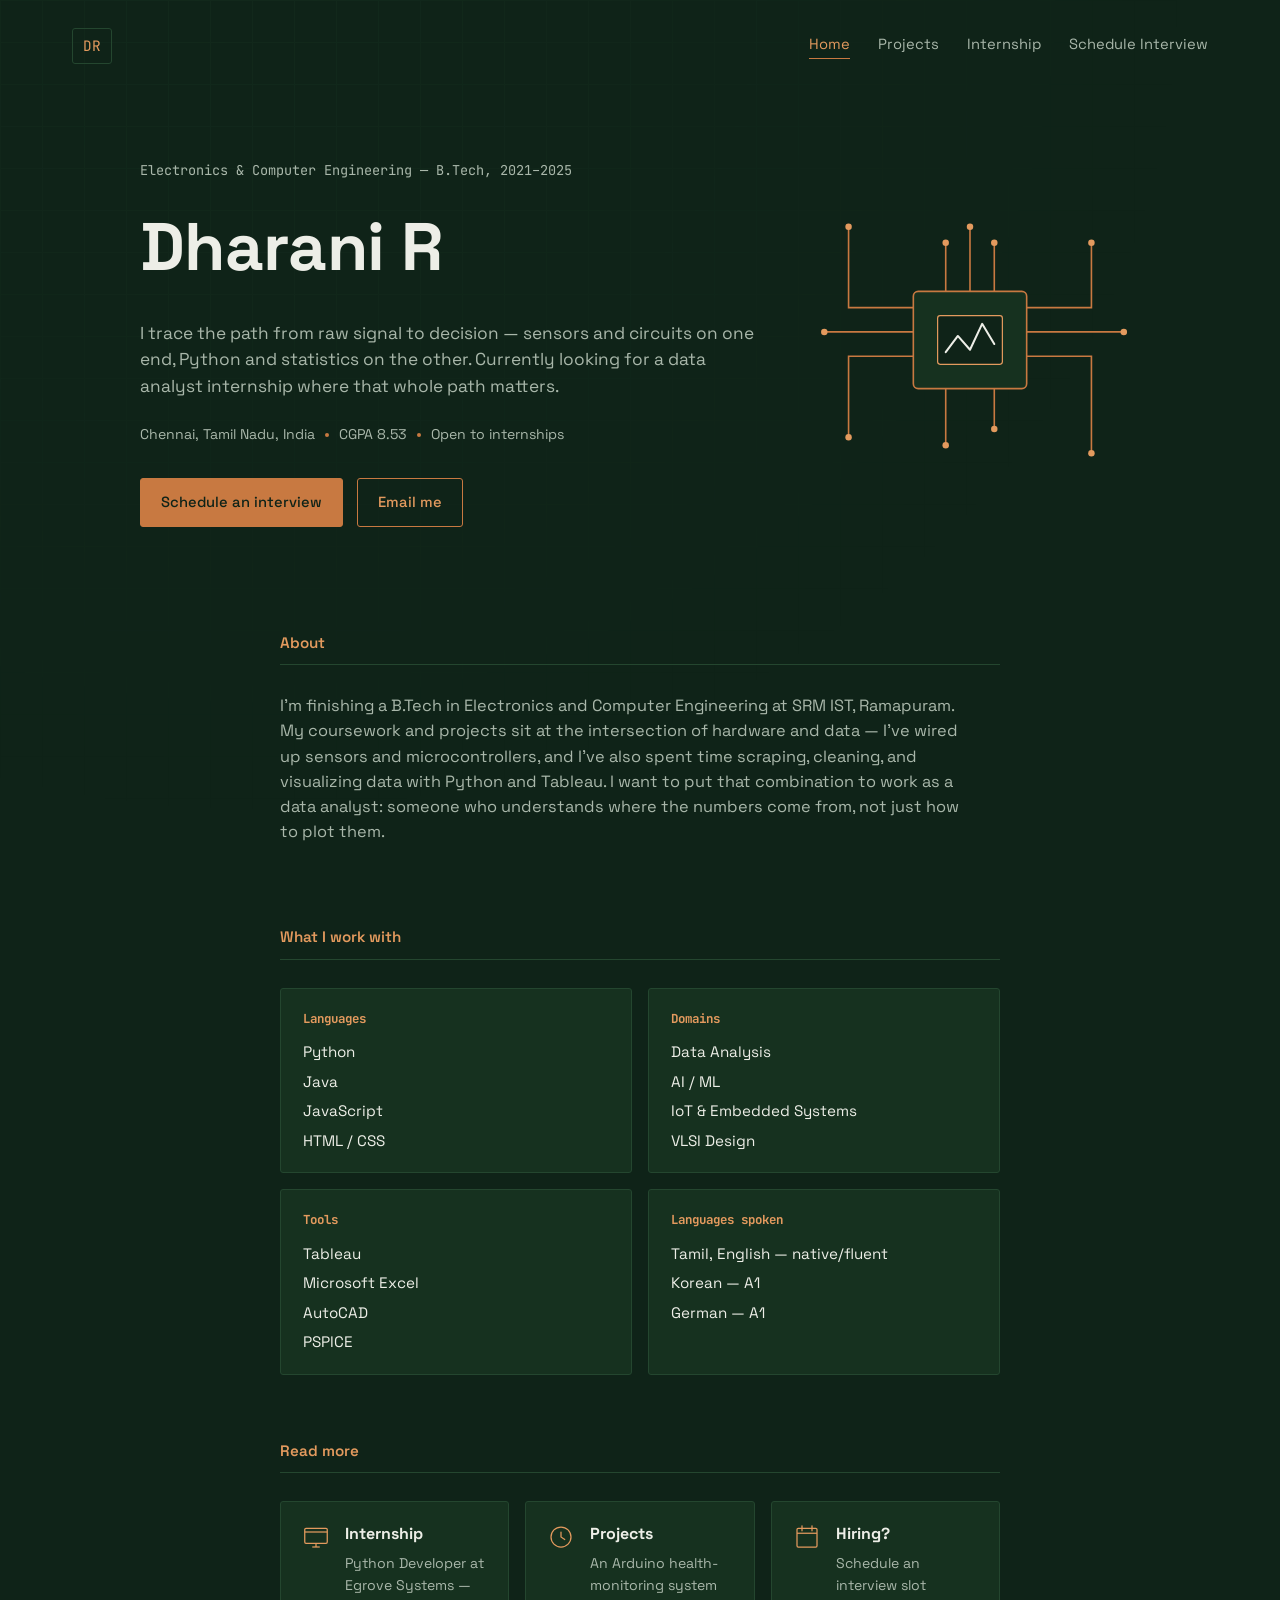
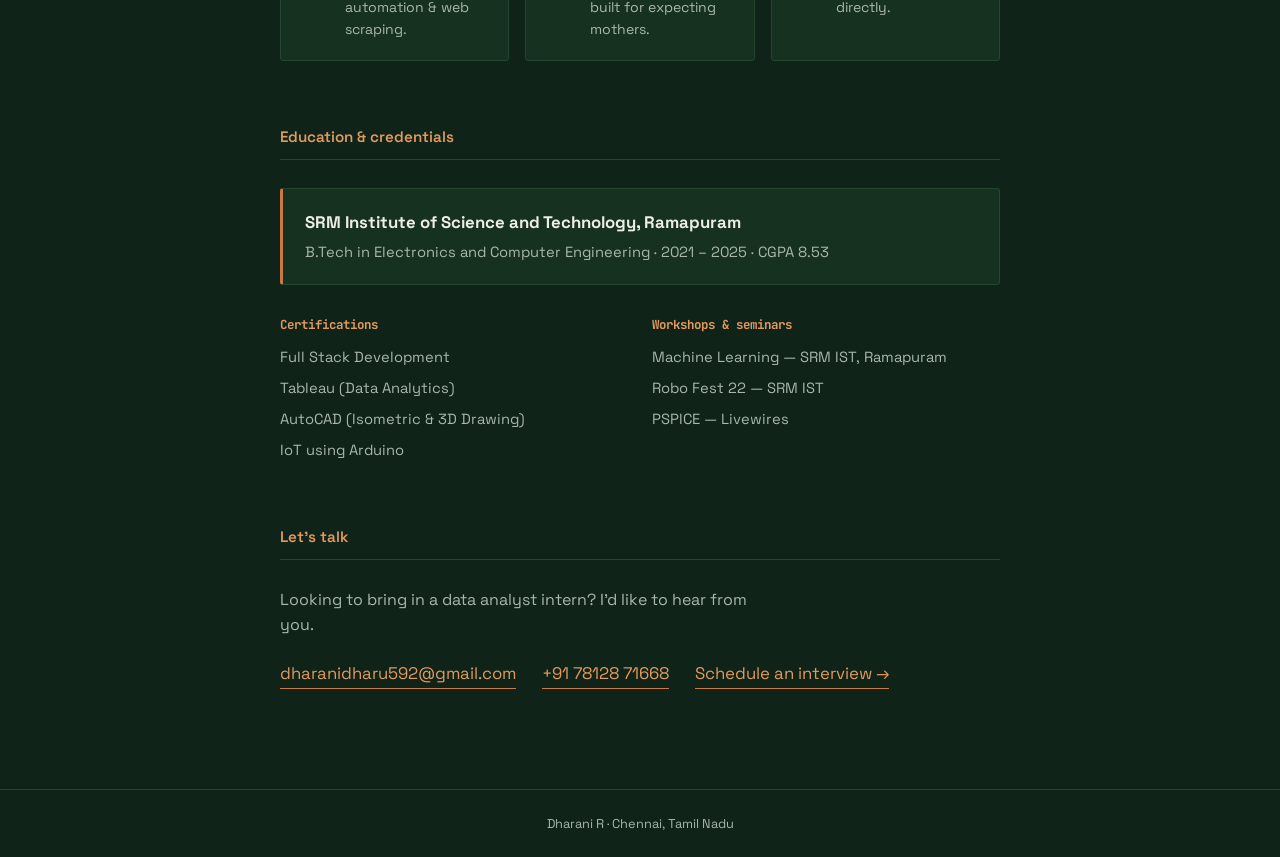
<file: portfolio/index.html>
<!DOCTYPE html>
<html lang="en">
<head>
<meta charset="UTF-8">
<meta name="viewport" content="width=device-width, initial-scale=1.0">
<title>Dharani R — Data & Electronics Engineer</title>
<meta name="description" content="Portfolio of Dharani R, B.Tech Electronics & Computer Engineering student specializing in Python, data analysis, and IoT.">
<link rel="preconnect" href="https://fonts.googleapis.com">
<link rel="preconnect" href="https://fonts.gstatic.com" crossorigin>
<link href="https://fonts.googleapis.com/css2?family=Space+Grotesk:wght@400;500;600;700&family=JetBrains+Mono:wght@400;500&display=swap" rel="stylesheet">
<link rel="stylesheet" href="css/style.css">
</head>
<body>

<div class="board-lines" aria-hidden="true"></div>

<header class="topbar">
  <a href="index.html" class="mark">DR</a>
  <nav class="topnav">
    <a href="index.html" class="active">Home</a>
    <a href="projects.html">Projects</a>
    <a href="internship.html">Internship</a>
    <a href="schedule.html">Schedule Interview</a>
  </nav>
</header>

<main id="top">

  <section class="hero hero-split">
    <div class="hero-text">
      <p class="hero-role">Electronics &amp; Computer Engineering — B.Tech, 2021–2025</p>
      <h1 class="hero-name">Dharani&nbsp;R</h1>
      <p class="hero-line">I trace the path from raw signal to decision — sensors and circuits on one end,
        Python and statistics on the other. Currently looking for a data analyst internship
        where that whole path matters.</p>
      <div class="hero-meta">
        <span>Chennai, Tamil Nadu, India</span>
        <span class="dot"></span>
        <span>CGPA 8.53</span>
        <span class="dot"></span>
        <span>Open to internships</span>
      </div>
      <div class="hero-actions">
        <a class="btn btn-primary" href="schedule.html">Schedule an interview</a>
        <a class="btn btn-ghost" href="mailto:dharanidharu592@gmail.com">Email me</a>
      </div>
    </div>

    <div class="hero-art" aria-hidden="true">
      <!-- Original circuit-board illustration: traces feeding a chip that outputs a data curve -->
      <svg viewBox="0 0 420 420" xmlns="http://www.w3.org/2000/svg">
        <rect x="140" y="150" width="140" height="120" rx="6" fill="#16311F" stroke="#C87941" stroke-width="2"/>
        <rect x="170" y="180" width="80" height="60" rx="3" fill="#0F2318" stroke="#E39A5E" stroke-width="1.5"/>
        <g stroke="#C87941" stroke-width="2" fill="none">
          <path d="M140 170 H60 V70"/>
          <path d="M140 200 H30"/>
          <path d="M140 230 H60 V330"/>
          <path d="M280 170 H360 V90"/>
          <path d="M280 200 H400"/>
          <path d="M280 230 H360 V350"/>
          <path d="M180 150 V90"/>
          <path d="M210 150 V70"/>
          <path d="M240 150 V90"/>
          <path d="M180 270 V340"/>
          <path d="M240 270 V320"/>
        </g>
        <g fill="#E39A5E">
          <circle cx="60" cy="70" r="4"/>
          <circle cx="30" cy="200" r="4"/>
          <circle cx="60" cy="330" r="4"/>
          <circle cx="360" cy="90" r="4"/>
          <circle cx="400" cy="200" r="4"/>
          <circle cx="360" cy="350" r="4"/>
          <circle cx="180" cy="90" r="4"/>
          <circle cx="210" cy="70" r="4"/>
          <circle cx="240" cy="90" r="4"/>
          <circle cx="180" cy="340" r="4"/>
          <circle cx="240" cy="320" r="4"/>
        </g>
        <polyline points="180,225 195,205 210,222 225,190 240,215" fill="none" stroke="#EDEEE7" stroke-width="2.5" stroke-linecap="round" stroke-linejoin="round"/>
      </svg>
    </div>
  </section>

  <section class="section" id="about">
    <h2 class="section-title">About</h2>
    <p class="about-text">I'm finishing a B.Tech in Electronics and Computer Engineering at SRM IST,
      Ramapuram. My coursework and projects sit at the intersection of hardware and data —
      I've wired up sensors and microcontrollers, and I've also spent time scraping, cleaning,
      and visualizing data with Python and Tableau. I want to put that combination to work as a
      data analyst: someone who understands where the numbers come from, not just how to plot them.</p>
  </section>

  <section class="section" id="skills">
    <h2 class="section-title">What I work with</h2>
    <div class="board">
      <article class="chip">
        <h3>Languages</h3>
        <ul><li>Python</li><li>Java</li><li>JavaScript</li><li>HTML / CSS</li></ul>
      </article>
      <article class="chip">
        <h3>Domains</h3>
        <ul><li>Data Analysis</li><li>AI / ML</li><li>IoT &amp; Embedded Systems</li><li>VLSI Design</li></ul>
      </article>
      <article class="chip">
        <h3>Tools</h3>
        <ul><li>Tableau</li><li>Microsoft Excel</li><li>AutoCAD</li><li>PSPICE</li></ul>
      </article>
      <article class="chip">
        <h3>Languages spoken</h3>
        <ul><li>Tamil, English — native/fluent</li><li>Korean — A1</li><li>German — A1</li></ul>
      </article>
    </div>
  </section>

  <section class="section" id="explore">
    <h2 class="section-title">Read more</h2>
    <div class="link-cards">
      <a class="link-card" href="internship.html">
        <span class="link-card-icon">
          <svg viewBox="0 0 48 48" fill="none"><rect x="6" y="10" width="36" height="24" rx="2" stroke="#E39A5E" stroke-width="2"/><path d="M6 16h36" stroke="#E39A5E" stroke-width="2"/><path d="M18 40h12" stroke="#E39A5E" stroke-width="2"/><path d="M24 34v6" stroke="#E39A5E" stroke-width="2"/></svg>
        </span>
        <span>
          <strong>Internship</strong>
          <p>Python Developer at Egrove Systems — automation &amp; web scraping.</p>
        </span>
      </a>
      <a class="link-card" href="projects.html">
        <span class="link-card-icon">
          <svg viewBox="0 0 48 48" fill="none"><circle cx="24" cy="24" r="16" stroke="#E39A5E" stroke-width="2"/><path d="M24 16v8l6 4" stroke="#E39A5E" stroke-width="2" stroke-linecap="round"/></svg>
        </span>
        <span>
          <strong>Projects</strong>
          <p>An Arduino health-monitoring system built for expecting mothers.</p>
        </span>
      </a>
      <a class="link-card" href="schedule.html">
        <span class="link-card-icon">
          <svg viewBox="0 0 48 48" fill="none"><rect x="8" y="10" width="32" height="30" rx="2" stroke="#E39A5E" stroke-width="2"/><path d="M8 18h32" stroke="#E39A5E" stroke-width="2"/><path d="M16 6v8M32 6v8" stroke="#E39A5E" stroke-width="2" stroke-linecap="round"/></svg>
        </span>
        <span>
          <strong>Hiring?</strong>
          <p>Schedule an interview slot directly.</p>
        </span>
      </a>
    </div>
  </section>

  <section class="section" id="path">
    <h2 class="section-title">Education &amp; credentials</h2>
    <div class="edu-card">
      <h3>SRM Institute of Science and Technology, Ramapuram</h3>
      <p>B.Tech in Electronics and Computer Engineering · 2021 – 2025 · CGPA 8.53</p>
    </div>
    <div class="tag-grid">
      <div>
        <h4>Certifications</h4>
        <ul>
          <li>Full Stack Development</li>
          <li>Tableau (Data Analytics)</li>
          <li>AutoCAD (Isometric &amp; 3D Drawing)</li>
          <li>IoT using Arduino</li>
        </ul>
      </div>
      <div>
        <h4>Workshops &amp; seminars</h4>
        <ul>
          <li>Machine Learning — SRM IST, Ramapuram</li>
          <li>Robo Fest 22 — SRM IST</li>
          <li>PSPICE — Livewires</li>
        </ul>
      </div>
    </div>
  </section>

  <section class="section contact" id="contact">
    <h2 class="section-title">Let's talk</h2>
    <p class="contact-line">Looking to bring in a data analyst intern? I'd like to hear from you.</p>
    <div class="contact-links">
      <a href="mailto:dharanidharu592@gmail.com">dharanidharu592@gmail.com</a>
      <a href="tel:+917812871668">+91 78128 71668</a>
      <a href="schedule.html">Schedule an interview →</a>
    </div>
  </section>

</main>

<footer class="footer">
  <span>Dharani R · Chennai, Tamil Nadu</span>
</footer>

<script src="js/script.js"></script>
</body>
</html>
</file>
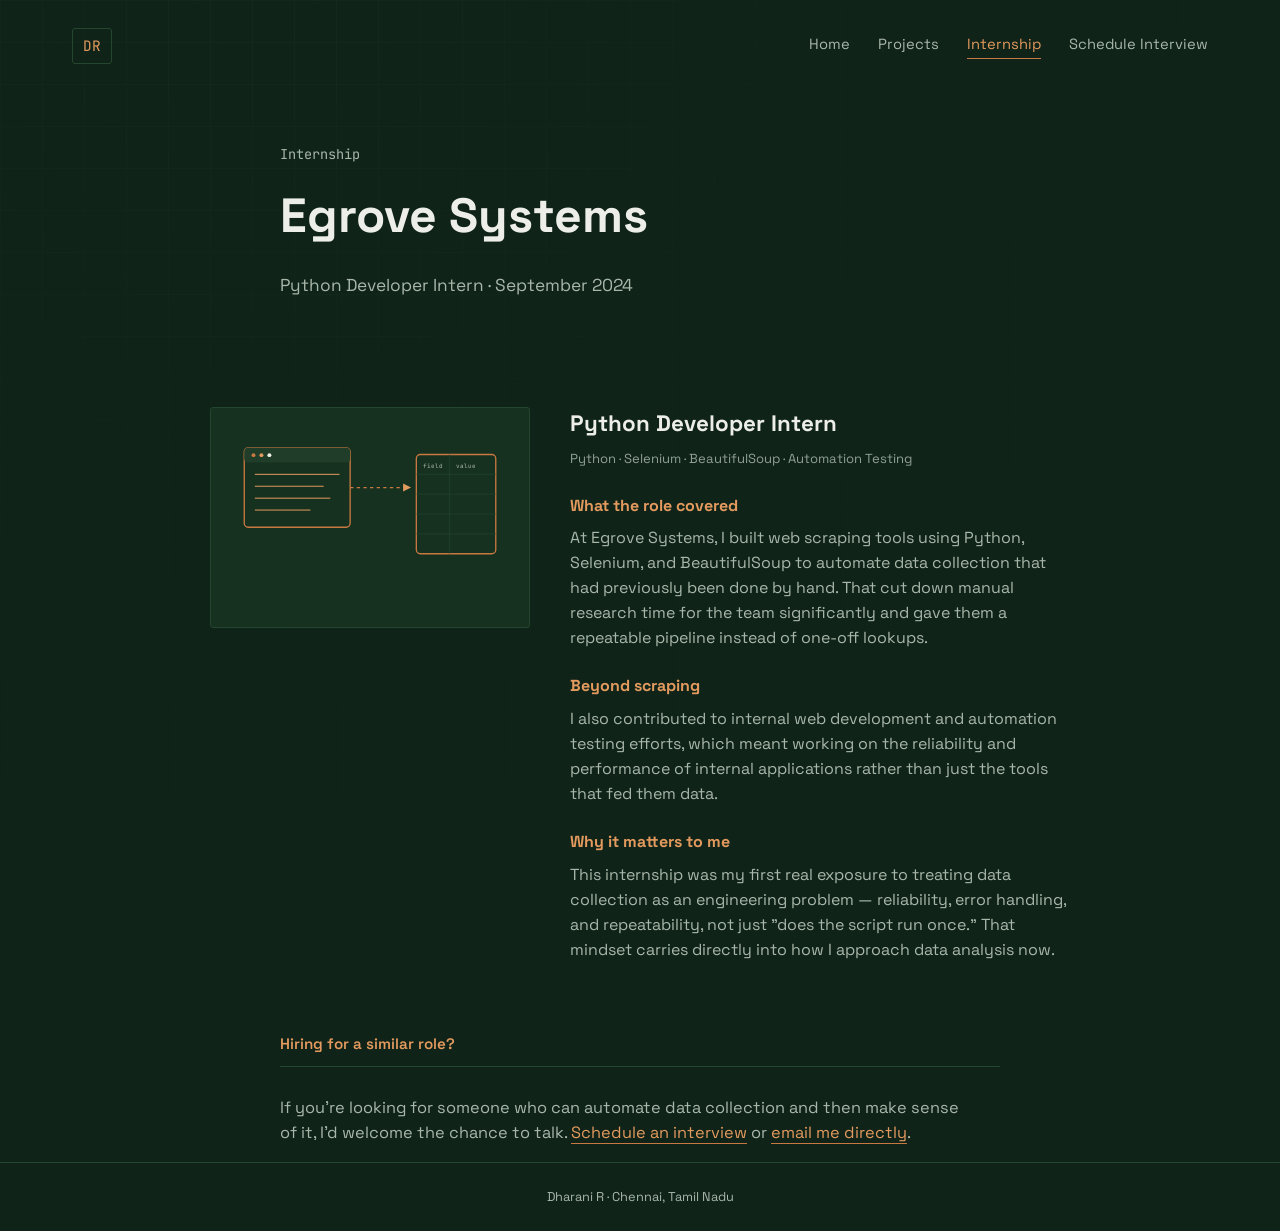
<file: portfolio/internship.html>
<!DOCTYPE html>
<html lang="en">
<head>
<meta charset="UTF-8">
<meta name="viewport" content="width=device-width, initial-scale=1.0">
<title>Internship — Dharani R</title>
<link rel="preconnect" href="https://fonts.googleapis.com">
<link rel="preconnect" href="https://fonts.gstatic.com" crossorigin>
<link href="https://fonts.googleapis.com/css2?family=Space+Grotesk:wght@400;500;600;700&family=JetBrains+Mono:wght@400;500&display=swap" rel="stylesheet">
<link rel="stylesheet" href="css/style.css">
</head>
<body>

<div class="board-lines" aria-hidden="true"></div>

<header class="topbar">
  <a href="index.html" class="mark">DR</a>
  <nav class="topnav">
    <a href="index.html">Home</a>
    <a href="projects.html">Projects</a>
    <a href="internship.html" class="active">Internship</a>
    <a href="schedule.html">Schedule Interview</a>
  </nav>
</header>

<main>
  <section class="page-head">
    <p class="hero-role">Internship</p>
    <h1 class="page-title">Egrove Systems</h1>
    <p class="hero-line">Python Developer Intern · September 2024</p>
  </section>

  <section class="section project-detail">
    <div class="project-art" aria-hidden="true">
      <!-- Original illustration: browser/terminal with data flowing into a table, for the scraping internship -->
      <svg viewBox="0 0 420 260" xmlns="http://www.w3.org/2000/svg">
        <rect x="20" y="30" width="160" height="120" rx="6" fill="#16311F" stroke="#C87941" stroke-width="2"/>
        <rect x="20" y="30" width="160" height="22" rx="6" fill="#1F3D28"/>
        <circle cx="34" cy="41" r="3" fill="#C87941"/>
        <circle cx="46" cy="41" r="3" fill="#E39A5E"/>
        <circle cx="58" cy="41" r="3" fill="#EDEEE7"/>
        <g stroke="#E39A5E" stroke-width="1.5">
          <path d="M36 70 H164"/>
          <path d="M36 88 H140"/>
          <path d="M36 106 H150"/>
          <path d="M36 124 H120"/>
        </g>
        <path d="M180 90 H260" stroke="#C87941" stroke-width="2" stroke-dasharray="5 5"/>
        <polygon points="260,84 260,96 272,90" fill="#E39A5E"/>
        <rect x="280" y="40" width="120" height="150" rx="6" fill="#16311F" stroke="#C87941" stroke-width="2"/>
        <g stroke="#24462F" stroke-width="1">
          <path d="M280 70 H400"/>
          <path d="M280 100 H400"/>
          <path d="M280 130 H400"/>
          <path d="M280 160 H400"/>
          <path d="M330 40 V190"/>
        </g>
        <text x="290" y="60" font-family="JetBrains Mono, monospace" font-size="9" fill="#A9B7AA">field</text>
        <text x="340" y="60" font-family="JetBrains Mono, monospace" font-size="9" fill="#A9B7AA">value</text>
      </svg>
    </div>

    <div class="project-body">
      <h2>Python Developer Intern</h2>
      <p class="entry-tags">Python · Selenium · BeautifulSoup · Automation Testing</p>

      <h3>What the role covered</h3>
      <p>At Egrove Systems, I built web scraping tools using Python, Selenium, and BeautifulSoup
        to automate data collection that had previously been done by hand. That cut down manual
        research time for the team significantly and gave them a repeatable pipeline instead of
        one-off lookups.</p>

      <h3>Beyond scraping</h3>
      <p>I also contributed to internal web development and automation testing efforts, which
        meant working on the reliability and performance of internal applications rather than
        just the tools that fed them data.</p>

      <h3>Why it matters to me</h3>
      <p>This internship was my first real exposure to treating data collection as an engineering
        problem — reliability, error handling, and repeatability, not just "does the script run
        once." That mindset carries directly into how I approach data analysis now.</p>
    </div>
  </section>

  <section class="section">
    <h2 class="section-title">Hiring for a similar role?</h2>
    <p class="about-text">If you're looking for someone who can automate data collection and then
      make sense of it, I'd welcome the chance to talk.
      <a class="inline-link" href="schedule.html">Schedule an interview</a> or
      <a class="inline-link" href="mailto:dharanidharu592@gmail.com">email me directly</a>.</p>
  </section>
</main>

<footer class="footer">
  <span>Dharani R · Chennai, Tamil Nadu</span>
</footer>

<script src="js/script.js"></script>
</body>
</html>
</file>
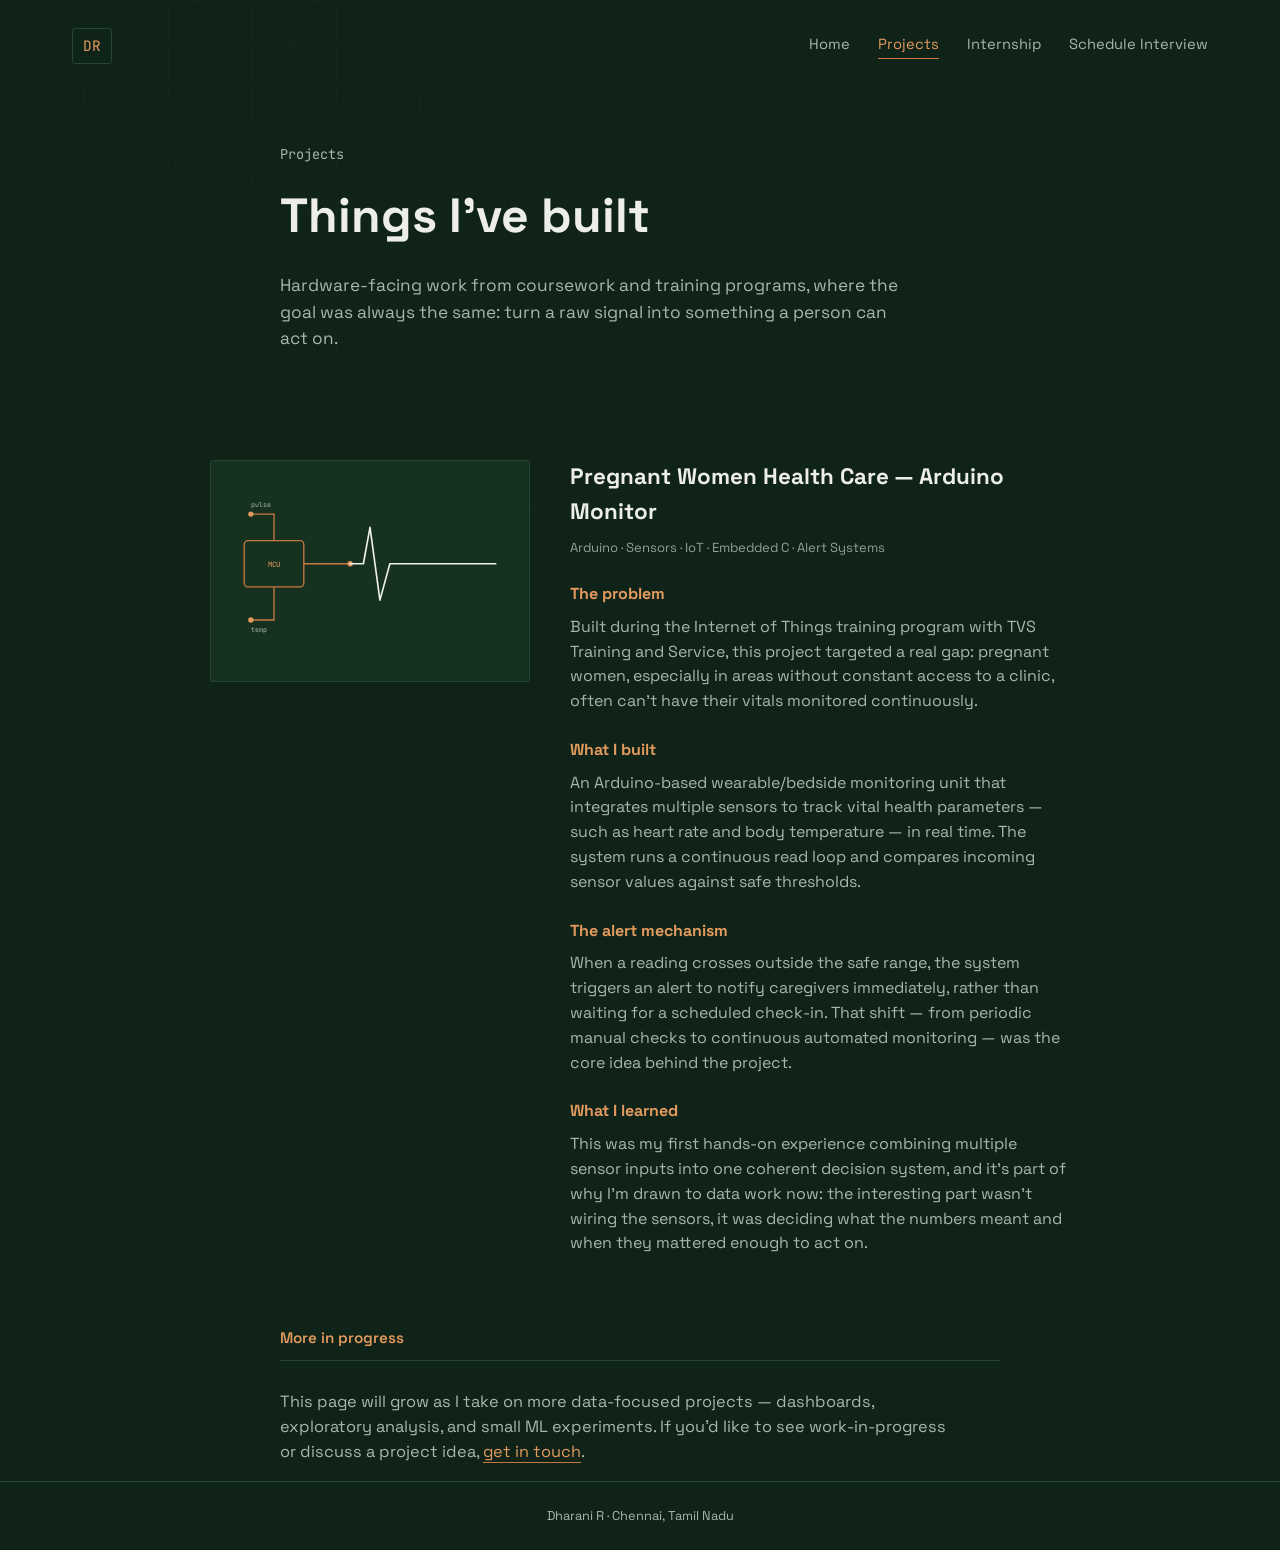
<file: portfolio/projects.html>
<!DOCTYPE html>
<html lang="en">
<head>
<meta charset="UTF-8">
<meta name="viewport" content="width=device-width, initial-scale=1.0">
<title>Projects — Dharani R</title>
<link rel="preconnect" href="https://fonts.googleapis.com">
<link rel="preconnect" href="https://fonts.gstatic.com" crossorigin>
<link href="https://fonts.googleapis.com/css2?family=Space+Grotesk:wght@400;500;600;700&family=JetBrains+Mono:wght@400;500&display=swap" rel="stylesheet">
<link rel="stylesheet" href="css/style.css">
</head>
<body>

<div class="board-lines" aria-hidden="true"></div>

<header class="topbar">
  <a href="index.html" class="mark">DR</a>
  <nav class="topnav">
    <a href="index.html">Home</a>
    <a href="projects.html" class="active">Projects</a>
    <a href="internship.html">Internship</a>
    <a href="schedule.html">Schedule Interview</a>
  </nav>
</header>

<main>
  <section class="page-head">
    <p class="hero-role">Projects</p>
    <h1 class="page-title">Things I've built</h1>
    <p class="hero-line">Hardware-facing work from coursework and training programs, where the goal
      was always the same: turn a raw signal into something a person can act on.</p>
  </section>

  <section class="section project-detail">
    <div class="project-art" aria-hidden="true">
      <!-- Original illustration: sensor + vital-sign waveform, for the health monitor project -->
      <svg viewBox="0 0 420 260" xmlns="http://www.w3.org/2000/svg">
        <rect x="20" y="90" width="90" height="70" rx="6" fill="#16311F" stroke="#C87941" stroke-width="2"/>
        <text x="65" y="130" text-anchor="middle" font-family="JetBrains Mono, monospace" font-size="11" fill="#E39A5E">MCU</text>
        <path d="M110 125 H180" stroke="#C87941" stroke-width="2"/>
        <circle cx="180" cy="125" r="4" fill="#E39A5E"/>
        <polyline points="180,125 200,125 210,70 225,180 240,125 400,125"
          fill="none" stroke="#EDEEE7" stroke-width="2.5" stroke-linecap="round" stroke-linejoin="round"/>
        <g stroke="#C87941" stroke-width="2" fill="none">
          <path d="M65 90 V50 H30"/>
          <path d="M65 160 V210 H30"/>
        </g>
        <g fill="#E39A5E">
          <circle cx="30" cy="50" r="4"/>
          <circle cx="30" cy="210" r="4"/>
        </g>
        <text x="30" y="40" font-family="JetBrains Mono, monospace" font-size="10" fill="#A9B7AA">pulse</text>
        <text x="30" y="228" font-family="JetBrains Mono, monospace" font-size="10" fill="#A9B7AA">temp</text>
      </svg>
    </div>

    <div class="project-body">
      <h2>Pregnant Women Health Care — Arduino Monitor</h2>
      <p class="entry-tags">Arduino · Sensors · IoT · Embedded C · Alert Systems</p>

      <h3>The problem</h3>
      <p>Built during the Internet of Things training program with TVS Training and Service,
        this project targeted a real gap: pregnant women, especially in areas without constant
        access to a clinic, often can't have their vitals monitored continuously.</p>

      <h3>What I built</h3>
      <p>An Arduino-based wearable/bedside monitoring unit that integrates multiple sensors to
        track vital health parameters — such as heart rate and body temperature — in real time.
        The system runs a continuous read loop and compares incoming sensor values against safe
        thresholds.</p>

      <h3>The alert mechanism</h3>
      <p>When a reading crosses outside the safe range, the system triggers an alert to notify
        caregivers immediately, rather than waiting for a scheduled check-in. That shift — from
        periodic manual checks to continuous automated monitoring — was the core idea behind
        the project.</p>

      <h3>What I learned</h3>
      <p>This was my first hands-on experience combining multiple sensor inputs into one coherent
        decision system, and it's part of why I'm drawn to data work now: the interesting part
        wasn't wiring the sensors, it was deciding what the numbers meant and when they mattered
        enough to act on.</p>
    </div>
  </section>

  <section class="section">
    <h2 class="section-title">More in progress</h2>
    <p class="about-text">This page will grow as I take on more data-focused projects —
      dashboards, exploratory analysis, and small ML experiments. If you'd like to see
      work-in-progress or discuss a project idea, <a class="inline-link" href="schedule.html">get in touch</a>.</p>
  </section>
</main>

<footer class="footer">
  <span>Dharani R · Chennai, Tamil Nadu</span>
</footer>

<script src="js/script.js"></script>
</body>
</html>
</file>
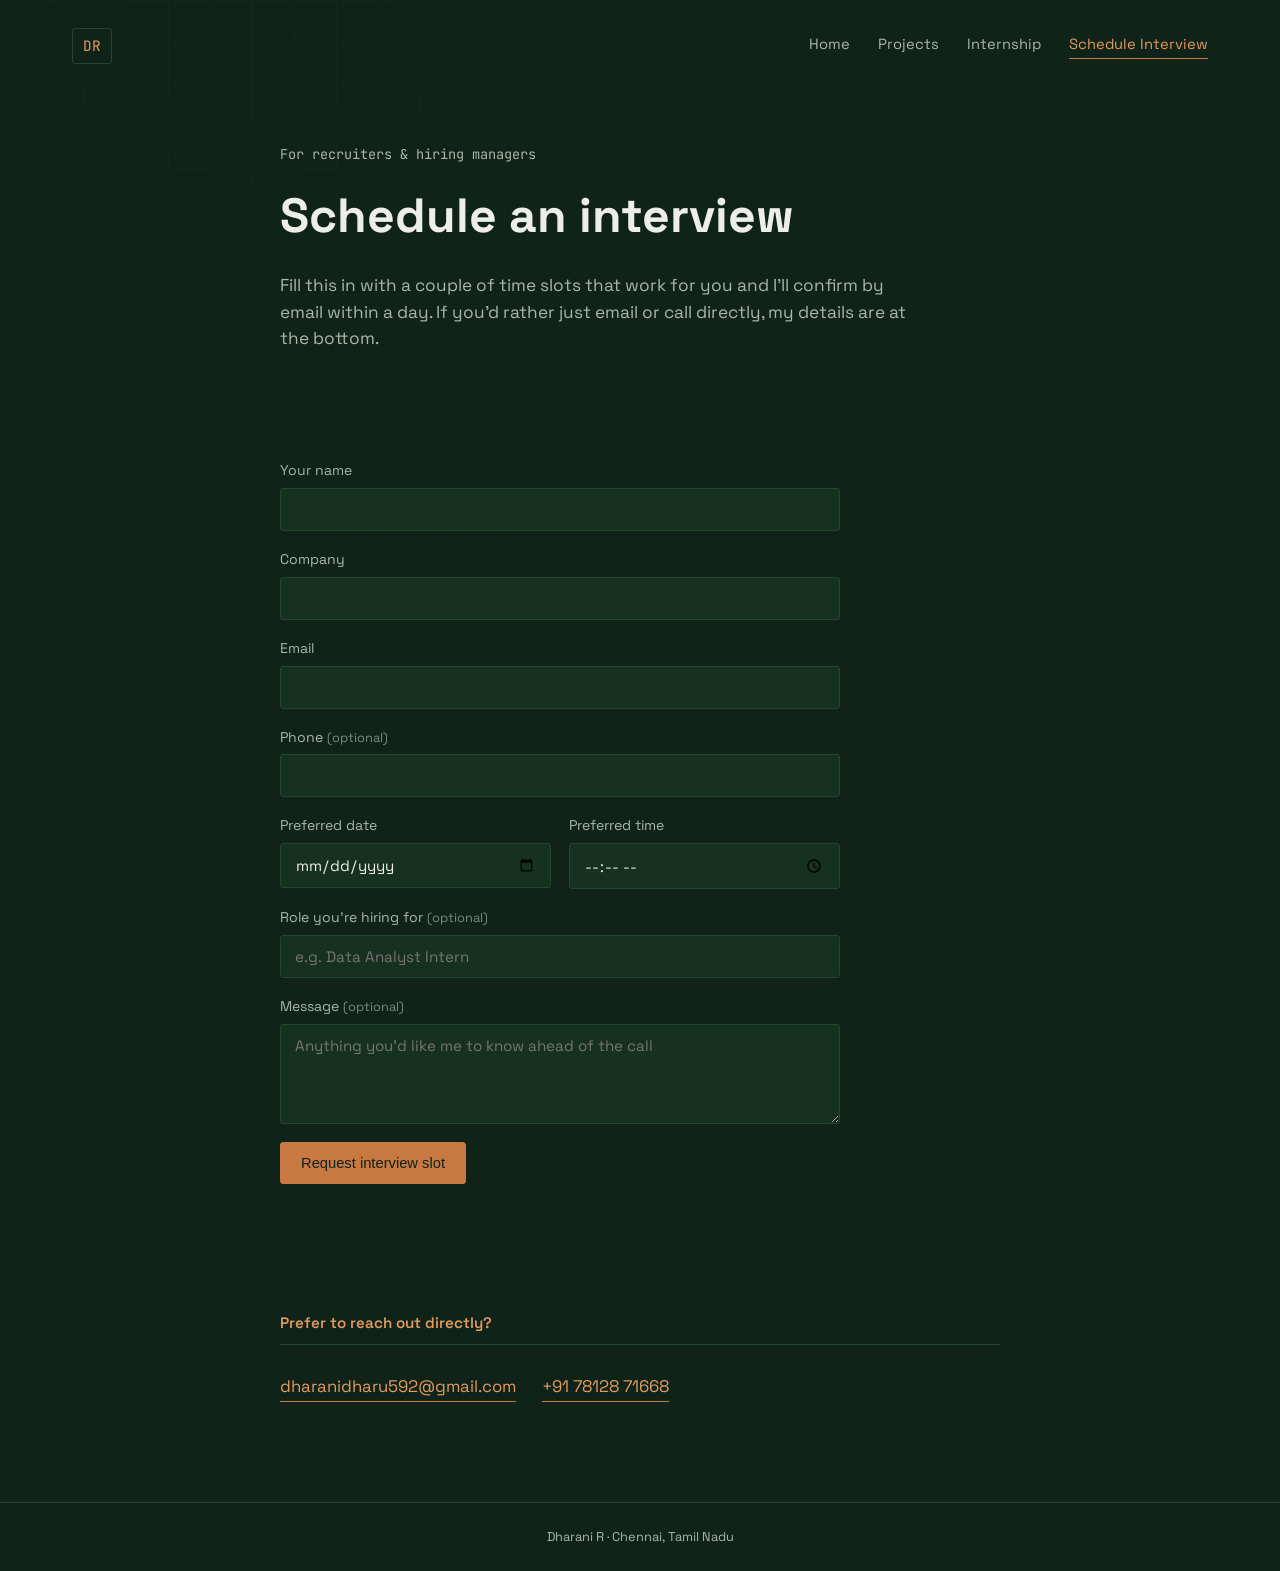
<file: portfolio/schedule.html>
<!DOCTYPE html>
<html lang="en">
<head>
<meta charset="UTF-8">
<meta name="viewport" content="width=device-width, initial-scale=1.0">
<title>Schedule an Interview — Dharani R</title>
<link rel="preconnect" href="https://fonts.googleapis.com">
<link rel="preconnect" href="https://fonts.gstatic.com" crossorigin>
<link href="https://fonts.googleapis.com/css2?family=Space+Grotesk:wght@400;500;600;700&family=JetBrains+Mono:wght@400;500&display=swap" rel="stylesheet">
<link rel="stylesheet" href="css/style.css">
</head>
<body>

<div class="board-lines" aria-hidden="true"></div>

<header class="topbar">
  <a href="index.html" class="mark">DR</a>
  <nav class="topnav">
    <a href="index.html">Home</a>
    <a href="projects.html">Projects</a>
    <a href="internship.html">Internship</a>
    <a href="schedule.html" class="active">Schedule Interview</a>
  </nav>
</header>

<main>
  <section class="page-head">
    <p class="hero-role">For recruiters &amp; hiring managers</p>
    <h1 class="page-title">Schedule an interview</h1>
    <p class="hero-line">Fill this in with a couple of time slots that work for you and I'll
      confirm by email within a day. If you'd rather just email or call directly, my details
      are at the bottom.</p>
  </section>

  <section class="section">
    <!--
      This form posts to Formspree, a free form-backend service that works with
      static sites (no server code needed). Replace YOUR_FORM_ID below with your
      own endpoint from https://formspree.io — takes about a minute to set up.
      See README.md for step-by-step instructions and alternatives.
    -->
    <form id="interview-form" class="form" action="https://formspree.io/f/YOUR_FORM_ID" method="POST">
      <div class="form-row">
        <label for="hr_name">Your name</label>
        <input type="text" id="hr_name" name="name" required autocomplete="name">
      </div>

      <div class="form-row">
        <label for="hr_company">Company</label>
        <input type="text" id="hr_company" name="company" required autocomplete="organization">
      </div>

      <div class="form-row">
        <label for="hr_email">Email</label>
        <input type="email" id="hr_email" name="email" required autocomplete="email">
      </div>

      <div class="form-row">
        <label for="hr_phone">Phone <span class="optional">(optional)</span></label>
        <input type="tel" id="hr_phone" name="phone" autocomplete="tel">
      </div>

      <div class="form-row form-row-split">
        <div>
          <label for="hr_date">Preferred date</label>
          <input type="date" id="hr_date" name="preferred_date" required>
        </div>
        <div>
          <label for="hr_time">Preferred time</label>
          <input type="time" id="hr_time" name="preferred_time" required>
        </div>
      </div>

      <div class="form-row">
        <label for="hr_role">Role you're hiring for <span class="optional">(optional)</span></label>
        <input type="text" id="hr_role" name="role" placeholder="e.g. Data Analyst Intern">
      </div>

      <div class="form-row">
        <label for="hr_message">Message <span class="optional">(optional)</span></label>
        <textarea id="hr_message" name="message" rows="4" placeholder="Anything you'd like me to know ahead of the call"></textarea>
      </div>

      <button type="submit" class="btn btn-primary">Request interview slot</button>
      <p id="form-status" class="form-status" role="status" aria-live="polite"></p>
    </form>
  </section>

  <section class="section contact">
    <h2 class="section-title">Prefer to reach out directly?</h2>
    <div class="contact-links">
      <a href="mailto:dharanidharu592@gmail.com">dharanidharu592@gmail.com</a>
      <a href="tel:+917812871668">+91 78128 71668</a>
    </div>
  </section>
</main>

<footer class="footer">
  <span>Dharani R · Chennai, Tamil Nadu</span>
</footer>

<script src="js/script.js"></script>
</body>
</html>
</file>
<file: portfolio/css/style.css>
/* ---------- Tokens ---------- */
:root {
  --bg: #0F2318;
  --bg-raise: #16311F;
  --line: #24462F;
  --copper: #C87941;
  --copper-bright: #E39A5E;
  --ink: #EDEEE7;
  --ink-muted: #A9B7AA;
  --radius: 3px;
  --maxw: 760px;
}

* { box-sizing: border-box; }
html { scroll-behavior: smooth; }

body {
  margin: 0;
  background: var(--bg);
  color: var(--ink);
  font-family: "Space Grotesk", "Segoe UI", sans-serif;
  line-height: 1.55;
  -webkit-font-smoothing: antialiased;
}

/* subtle PCB trace backdrop */
.board-lines {
  position: fixed;
  inset: 0;
  z-index: 0;
  pointer-events: none;
  background-image:
    linear-gradient(var(--line) 1px, transparent 1px),
    linear-gradient(90deg, var(--line) 1px, transparent 1px);
  background-size: 42px 42px;
  opacity: 0.18;
  mask-image: radial-gradient(ellipse at 20% 0%, black 0%, transparent 65%);
}

a { color: inherit; text-decoration: none; }

/* ---------- Topbar ---------- */
.topbar {
  position: relative;
  z-index: 2;
  display: flex;
  justify-content: space-between;
  align-items: center;
  padding: 28px clamp(20px, 6vw, 72px) 0;
}
.mark {
  font-family: "JetBrains Mono", monospace;
  font-size: 0.9rem;
  border: 1px solid var(--line);
  padding: 6px 10px;
  border-radius: var(--radius);
  color: var(--copper-bright);
}
.topnav { display: flex; gap: 28px; }
.topnav a {
  font-size: 0.92rem;
  color: var(--ink-muted);
  border-bottom: 1px solid transparent;
  padding-bottom: 2px;
  transition: color 0.15s, border-color 0.15s;
}
.topnav a:hover, .topnav a:focus-visible { color: var(--copper-bright); border-color: var(--copper); }
.topnav a.active { color: var(--copper-bright); border-color: var(--copper); }

/* ---------- Layout ---------- */
main { position: relative; z-index: 1; }
.section {
  max-width: var(--maxw);
  margin: 0 auto;
  padding: 64px clamp(20px, 6vw, 0px) 0;
}
.section-title {
  font-size: 0.95rem;
  color: var(--copper-bright);
  font-weight: 600;
  margin: 0 0 28px;
  padding-bottom: 10px;
  border-bottom: 1px solid var(--line);
}

/* ---------- Hero ---------- */
.hero {
  max-width: var(--maxw);
  margin: 0 auto;
  padding: 96px clamp(20px, 6vw, 0px) 40px;
  opacity: 0;
  animation: rise 0.7s ease-out 0.1s forwards;
}
@keyframes rise {
  from { opacity: 0; transform: translateY(10px); }
  to   { opacity: 1; transform: translateY(0); }
}
@media (prefers-reduced-motion: reduce) {
  .hero { animation: none; opacity: 1; }
}
.hero-role {
  font-family: "JetBrains Mono", monospace;
  font-size: 0.85rem;
  color: var(--ink-muted);
  margin: 0 0 14px;
}
.hero-name {
  font-size: clamp(2.6rem, 7vw, 4.2rem);
  font-weight: 700;
  margin: 0 0 20px;
  letter-spacing: -0.01em;
}
.hero-line {
  max-width: 58ch;
  font-size: 1.08rem;
  color: var(--ink-muted);
  margin: 0 0 24px;
}
.hero-meta {
  display: flex;
  align-items: center;
  gap: 10px;
  font-size: 0.88rem;
  color: var(--ink-muted);
  margin-bottom: 32px;
  flex-wrap: wrap;
}
.dot { width: 4px; height: 4px; border-radius: 50%; background: var(--copper); display: inline-block; }
.hero-actions { display: flex; gap: 14px; flex-wrap: wrap; }
.btn {
  padding: 12px 20px;
  border-radius: var(--radius);
  font-size: 0.92rem;
  font-weight: 500;
  border: 1px solid var(--copper);
  transition: background 0.15s, color 0.15s;
}
.btn-primary { background: var(--copper); color: #0F2318; }
.btn-primary:hover { background: var(--copper-bright); }
.btn-ghost { color: var(--copper-bright); }
.btn-ghost:hover { background: rgba(200,121,65,0.12); }

/* ---------- Hero (two-column, with illustration) ---------- */
.hero-split {
  max-width: 1040px;
  display: grid;
  grid-template-columns: minmax(0, 1fr) minmax(240px, 340px);
  gap: 40px;
  align-items: center;
}
.hero-art svg { width: 100%; height: auto; }

/* ---------- About ---------- */
.about-text {
  max-width: 68ch;
  color: var(--ink-muted);
  font-size: 1.02rem;
}
.inline-link {
  color: var(--copper-bright);
  border-bottom: 1px solid var(--copper);
}
.inline-link:hover { color: var(--ink); }

/* ---------- Link cards (home page "read more") ---------- */
.link-cards {
  display: grid;
  grid-template-columns: repeat(3, 1fr);
  gap: 16px;
}
.link-card {
  display: flex;
  gap: 14px;
  align-items: flex-start;
  background: var(--bg-raise);
  border: 1px solid var(--line);
  border-radius: var(--radius);
  padding: 20px;
  transition: border-color 0.15s, transform 0.15s;
}
.link-card:hover { border-color: var(--copper); transform: translateY(-2px); }
.link-card-icon svg { width: 30px; height: 30px; flex-shrink: 0; }
.link-card strong { display: block; margin-bottom: 6px; font-size: 1rem; }
.link-card p { margin: 0; color: var(--ink-muted); font-size: 0.88rem; }

/* ---------- Sub-page headers (Projects / Internship / Schedule) ---------- */
.page-head {
  max-width: var(--maxw);
  margin: 0 auto;
  padding: 80px clamp(20px, 6vw, 0px) 20px;
}
.page-title {
  font-size: clamp(2.2rem, 6vw, 3rem);
  font-weight: 700;
  margin: 10px 0 18px;
}

/* ---------- Project / internship detail layout ---------- */
.project-detail {
  max-width: 900px;
  display: grid;
  grid-template-columns: minmax(0, 320px) minmax(0, 1fr);
  gap: 40px;
  align-items: start;
}
.project-art {
  background: var(--bg-raise);
  border: 1px solid var(--line);
  border-radius: var(--radius);
  padding: 20px;
  position: sticky;
  top: 24px;
}
.project-art svg { width: 100%; height: auto; }
.project-body h2 { margin: 0 0 8px; font-size: 1.4rem; }
.project-body h3 { margin: 24px 0 8px; font-size: 1rem; color: var(--copper-bright); }
.project-body p { color: var(--ink-muted); margin: 0 0 6px; }

/* ---------- Form (Schedule Interview) ---------- */
.form {
  max-width: 560px;
  display: flex;
  flex-direction: column;
  gap: 18px;
}
.form-row { display: flex; flex-direction: column; gap: 6px; }
.form-row-split {
  flex-direction: row;
  gap: 18px;
}
.form-row-split > div { flex: 1; display: flex; flex-direction: column; gap: 6px; }
.form label { font-size: 0.88rem; color: var(--ink-muted); }
.optional { font-size: 0.8rem; color: var(--ink-muted); opacity: 0.7; }
.form input, .form textarea {
  background: var(--bg-raise);
  border: 1px solid var(--line);
  border-radius: var(--radius);
  color: var(--ink);
  font-family: inherit;
  font-size: 0.95rem;
  padding: 11px 14px;
}
.form input:focus, .form textarea:focus {
  outline: none;
  border-color: var(--copper);
}
.form textarea { resize: vertical; }
.form .btn { align-self: flex-start; cursor: pointer; }
.form-status { font-size: 0.88rem; color: var(--copper-bright); min-height: 1.2em; }
.form-status-error { color: #E39A5E; }

/* ---------- Skills board ---------- */
.board {
  display: grid;
  grid-template-columns: repeat(2, 1fr);
  gap: 16px;
}
.chip {
  background: var(--bg-raise);
  border: 1px solid var(--line);
  border-radius: var(--radius);
  padding: 20px 22px;
}
.chip h3 {
  font-family: "JetBrains Mono", monospace;
  font-size: 0.78rem;
  color: var(--copper-bright);
  margin: 0 0 12px;
}
.chip ul { list-style: none; margin: 0; padding: 0; display: flex; flex-direction: column; gap: 6px; }
.chip li { font-size: 0.95rem; }

/* ---------- Experience / projects ---------- */
.entry {
  display: grid;
  grid-template-columns: 140px 1fr;
  gap: 20px;
  padding: 26px 0;
  border-top: 1px solid var(--line);
}
.entry:last-child { border-bottom: 1px solid var(--line); }
.entry-when {
  font-family: "JetBrains Mono", monospace;
  font-size: 0.82rem;
  color: var(--copper-bright);
  padding-top: 3px;
}
.entry-body h3 { margin: 0 0 10px; font-size: 1.08rem; }
.entry-body p { margin: 0 0 10px; color: var(--ink-muted); }
.entry-tags { font-size: 0.82rem; color: var(--copper-bright); opacity: 0.85; }

/* ---------- Education ---------- */
.edu-card {
  background: var(--bg-raise);
  border: 1px solid var(--line);
  border-left: 3px solid var(--copper);
  border-radius: var(--radius);
  padding: 20px 22px;
  margin-bottom: 30px;
}
.edu-card h3 { margin: 0 0 6px; font-size: 1.05rem; }
.edu-card p { margin: 0; color: var(--ink-muted); font-size: 0.92rem; }

.tag-grid {
  display: grid;
  grid-template-columns: 1fr 1fr;
  gap: 24px;
}
.tag-grid h4 {
  font-family: "JetBrains Mono", monospace;
  font-size: 0.78rem;
  color: var(--copper-bright);
  margin: 0 0 12px;
}
.tag-grid ul { list-style: none; margin: 0; padding: 0; display: flex; flex-direction: column; gap: 8px; }
.tag-grid li { font-size: 0.92rem; color: var(--ink-muted); }

/* ---------- Contact ---------- */
.contact { padding-bottom: 100px; }
.contact-line { color: var(--ink-muted); margin: 0 0 22px; max-width: 50ch; }
.contact-links { display: flex; gap: 26px; flex-wrap: wrap; }
.contact-links a {
  font-size: 1.05rem;
  color: var(--copper-bright);
  border-bottom: 1px solid var(--copper);
  padding-bottom: 2px;
}
.contact-links a:hover { color: var(--ink); }

/* ---------- Footer ---------- */
.footer {
  position: relative;
  z-index: 1;
  text-align: center;
  padding: 24px;
  font-size: 0.8rem;
  color: var(--ink-muted);
  border-top: 1px solid var(--line);
}

/* ---------- Responsive ---------- */
@media (max-width: 640px) {
  .board, .tag-grid { grid-template-columns: 1fr; }
  .entry { grid-template-columns: 1fr; gap: 8px; }
  .topnav { gap: 16px; }
  .topnav a { font-size: 0.82rem; }
}
@media (max-width: 860px) {
  .hero-split { grid-template-columns: 1fr; }
  .hero-art { max-width: 260px; margin: 0 auto; }
  .link-cards { grid-template-columns: 1fr; }
  .project-detail { grid-template-columns: 1fr; }
  .project-art { position: static; max-width: 320px; margin: 0 auto; }
  .form-row-split { flex-direction: column; }
}

/* ---------- Focus visibility ---------- */
a:focus-visible, .btn:focus-visible {
  outline: 2px solid var(--copper-bright);
  outline-offset: 2px;
}
</file>
